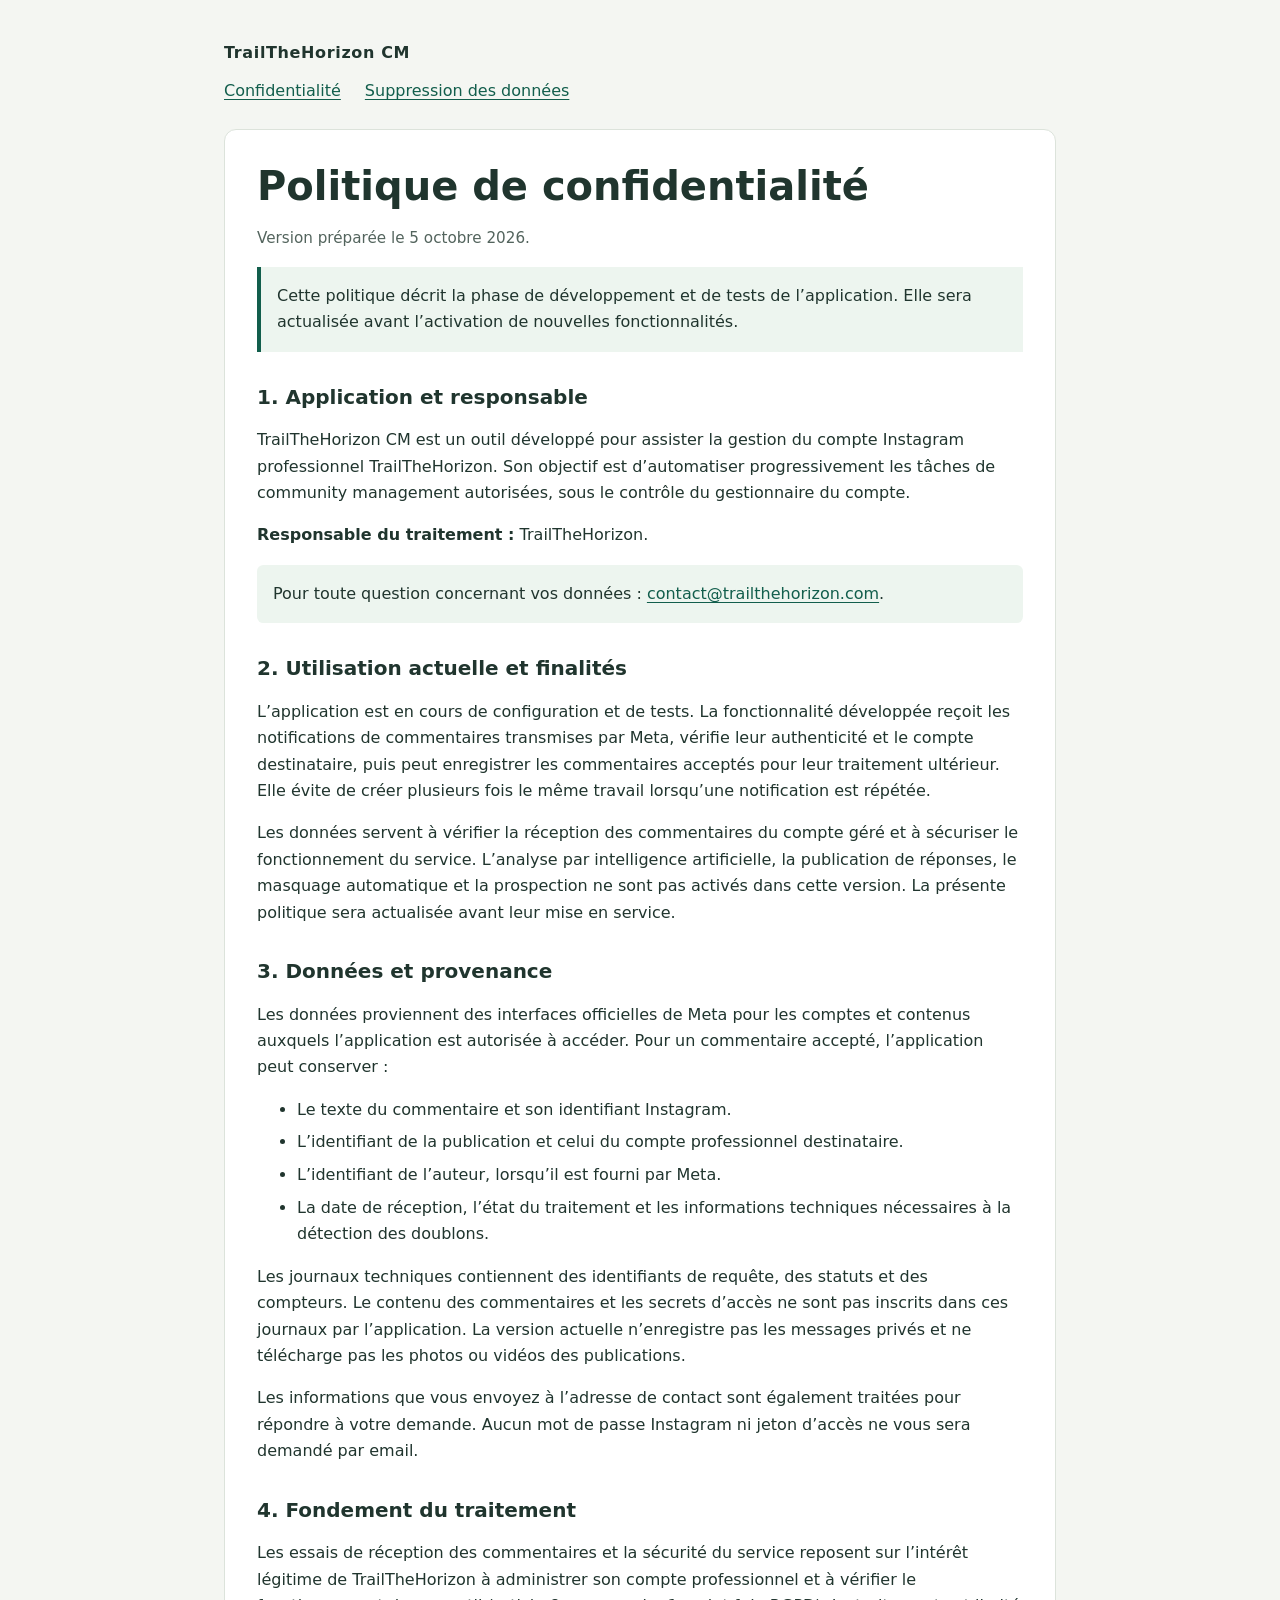
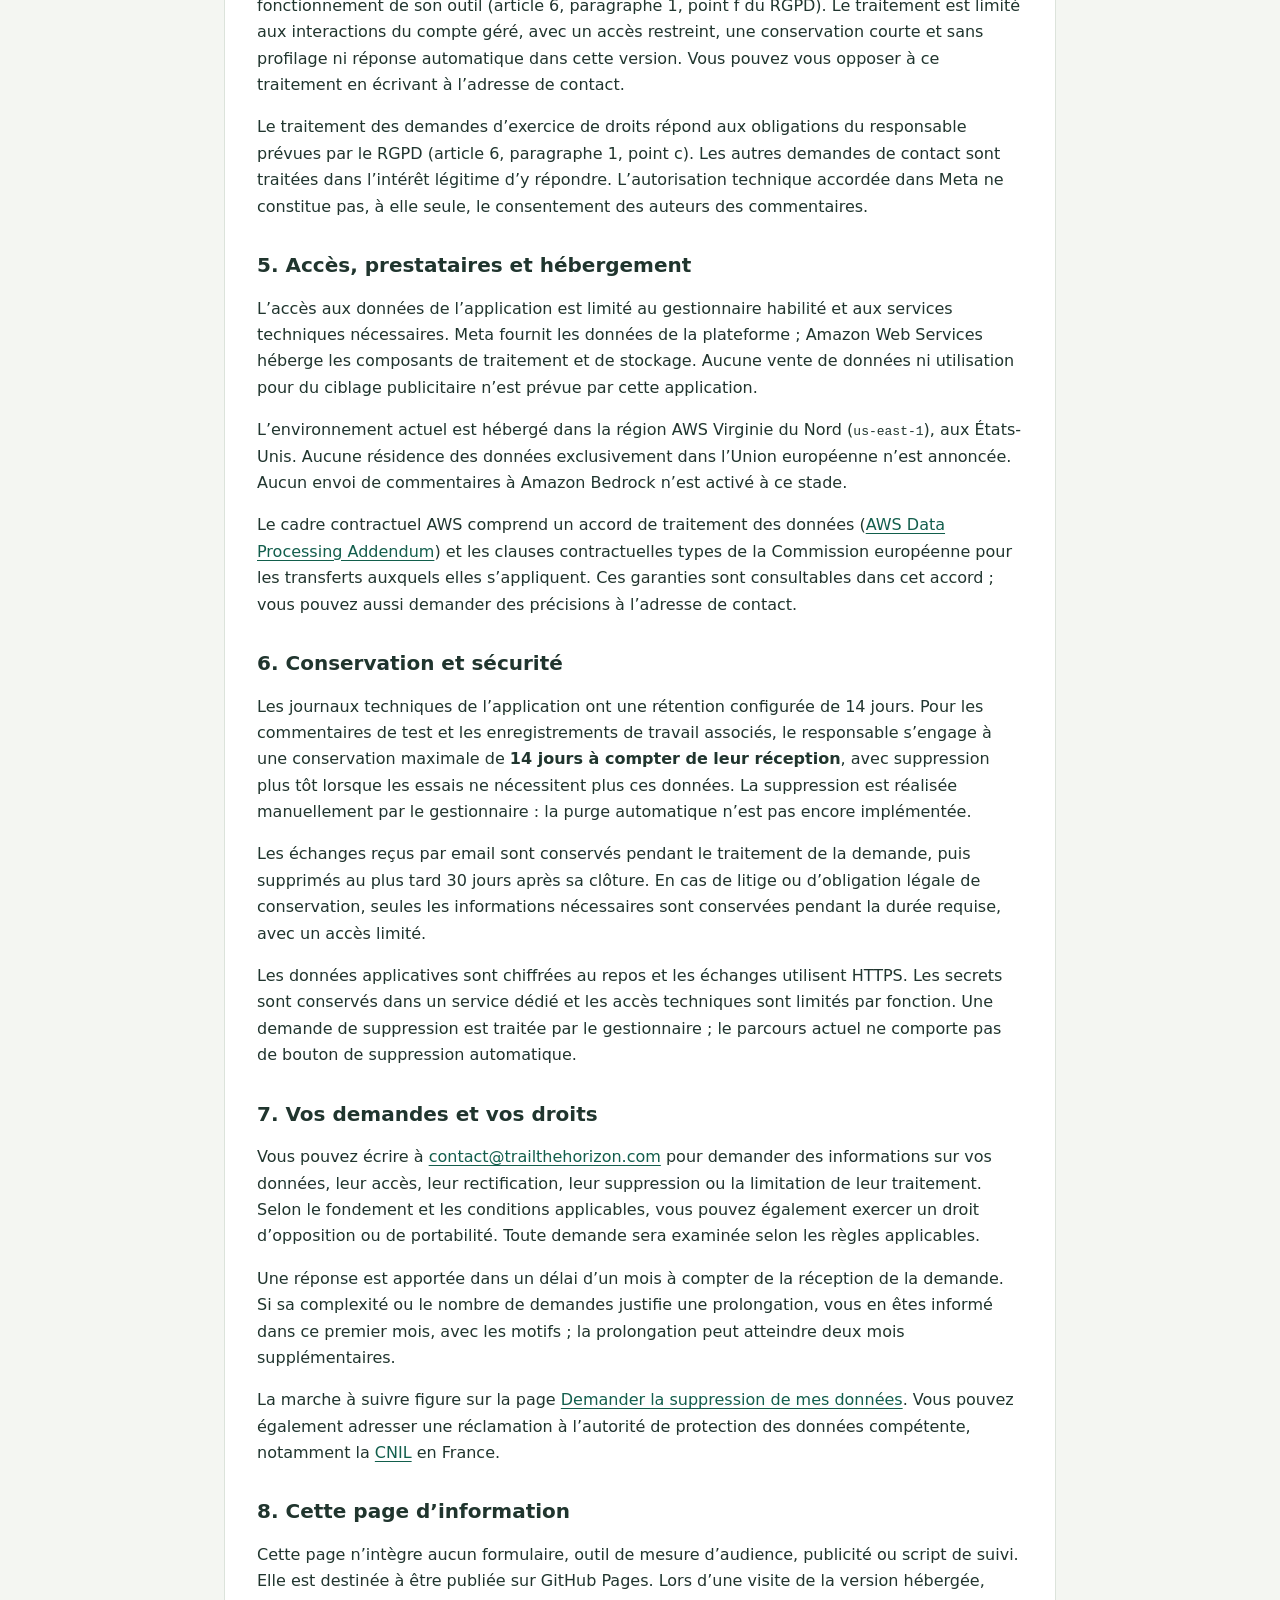
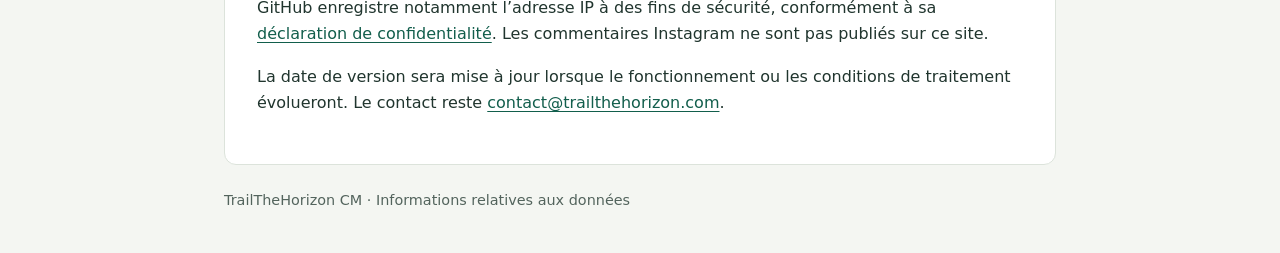
<file: index.html>
<!doctype html>
<html lang="fr">
<head>
  <meta charset="utf-8">
  <meta name="viewport" content="width=device-width, initial-scale=1">
  <meta name="description" content="Utilisation des données par TrailTheHorizon CM et contact confidentialité.">
  <meta name="referrer" content="no-referrer">
  <title>Confidentialité · TrailTheHorizon CM</title>
  <link rel="stylesheet" href="style.css">
</head>
<body>
  <header>
    <div class="brand">TrailTheHorizon CM</div>
    <nav aria-label="Informations sur les données">
      <a href="index.html" aria-current="page">Confidentialité</a>
      <a href="data-deletion.html">Suppression des données</a>
    </nav>
  </header>
  <main>
    <h1>Politique de confidentialité</h1>
    <p class="date">Version préparée le <time datetime="2026-10-05">5 octobre 2026</time>.</p>
    <p class="notice">Cette politique décrit la phase de développement et de tests de
      l’application. Elle sera actualisée avant l’activation de nouvelles fonctionnalités.</p>

    <h2>1. Application et responsable</h2>
    <p>TrailTheHorizon CM est un outil développé pour assister la gestion du compte Instagram
      professionnel TrailTheHorizon. Son objectif est d’automatiser progressivement les tâches
      de community management autorisées, sous le contrôle du gestionnaire du compte.</p>
    <p><strong>Responsable du traitement :</strong> TrailTheHorizon.</p>
    <p class="contact">Pour toute question concernant vos données :
      <a href="mailto:contact@trailthehorizon.com">contact@trailthehorizon.com</a>.</p>

    <h2>2. Utilisation actuelle et finalités</h2>
    <p>L’application est en cours de configuration et de tests. La fonctionnalité développée
      reçoit les notifications de commentaires transmises par Meta, vérifie leur authenticité
      et le compte destinataire, puis peut enregistrer les commentaires acceptés pour leur
      traitement ultérieur. Elle évite de créer plusieurs fois le même travail lorsqu’une
      notification est répétée.</p>
    <p>Les données servent à vérifier la réception des commentaires du compte géré et à
      sécuriser le fonctionnement du service. L’analyse par intelligence artificielle,
      la publication de réponses, le masquage automatique et la prospection ne sont pas activés
      dans cette version. La présente politique sera actualisée avant leur mise en service.</p>

    <h2>3. Données et provenance</h2>
    <p>Les données proviennent des interfaces officielles de Meta pour les comptes et contenus
      auxquels l’application est autorisée à accéder. Pour un commentaire accepté,
      l’application peut conserver :</p>
    <ul>
      <li>Le texte du commentaire et son identifiant Instagram.</li>
      <li>L’identifiant de la publication et celui du compte professionnel destinataire.</li>
      <li>L’identifiant de l’auteur, lorsqu’il est fourni par Meta.</li>
      <li>La date de réception, l’état du traitement et les informations techniques nécessaires
        à la détection des doublons.</li>
    </ul>
    <p>Les journaux techniques contiennent des identifiants de requête, des statuts et des
      compteurs. Le contenu des commentaires et les secrets d’accès ne sont pas inscrits
      dans ces journaux par l’application. La version actuelle n’enregistre pas les messages
      privés et ne télécharge pas les photos ou vidéos des publications.</p>
    <p>Les informations que vous envoyez à l’adresse de contact sont également traitées pour
      répondre à votre demande. Aucun mot de passe Instagram ni jeton d’accès ne vous sera
      demandé par email.</p>

    <h2>4. Fondement du traitement</h2>
    <p>Les essais de réception des commentaires et la sécurité du service reposent sur
      l’intérêt légitime de TrailTheHorizon à administrer son compte professionnel et à
      vérifier le fonctionnement de son outil (article 6, paragraphe 1, point f du RGPD).
      Le traitement est limité aux interactions du compte géré, avec un accès restreint,
      une conservation courte et sans profilage ni réponse automatique dans cette version.
      Vous pouvez vous opposer à ce traitement en écrivant à l’adresse de contact.</p>
    <p>Le traitement des demandes d’exercice de droits répond aux obligations du responsable
      prévues par le RGPD (article 6, paragraphe 1, point c). Les autres demandes de contact
      sont traitées dans l’intérêt légitime d’y répondre. L’autorisation technique accordée
      dans Meta ne constitue pas, à elle seule, le consentement des auteurs des commentaires.</p>

    <h2>5. Accès, prestataires et hébergement</h2>
    <p>L’accès aux données de l’application est limité au gestionnaire habilité et aux services
      techniques nécessaires. Meta fournit les données de la plateforme ; Amazon Web Services
      héberge les composants de traitement et de stockage. Aucune vente de données ni
      utilisation pour du ciblage publicitaire n’est prévue par cette application.</p>
    <p>L’environnement actuel est hébergé dans la région AWS Virginie du Nord
      (<code>us-east-1</code>), aux États-Unis. Aucune résidence des données exclusivement
      dans l’Union européenne n’est annoncée. Aucun envoi de commentaires à Amazon Bedrock
      n’est activé à ce stade.</p>
    <p>Le cadre contractuel AWS comprend un accord de traitement des données
      (<a href="https://d1.awsstatic.com/legal/aws-gdpr/AWS_GDPR_DPA.pdf">AWS Data Processing Addendum</a>)
      et les clauses contractuelles types de la Commission européenne pour les transferts
      auxquels elles s’appliquent. Ces garanties sont consultables dans cet accord ;
      vous pouvez aussi demander des précisions à l’adresse de contact.</p>

    <h2>6. Conservation et sécurité</h2>
    <p>Les journaux techniques de l’application ont une rétention configurée de 14 jours.
      Pour les commentaires de test et les enregistrements de travail associés, le responsable
      s’engage à une conservation maximale de <strong>14 jours à compter de leur réception</strong>,
      avec suppression plus tôt lorsque les essais ne nécessitent plus ces données.
      La suppression est réalisée manuellement par le gestionnaire : la purge automatique
      n’est pas encore implémentée.</p>
    <p>Les échanges reçus par email sont conservés pendant le traitement de la demande,
      puis supprimés au plus tard 30 jours après sa clôture. En cas de litige ou d’obligation
      légale de conservation, seules les informations nécessaires sont conservées pendant
      la durée requise, avec un accès limité.</p>
    <p>Les données applicatives sont chiffrées au repos et les échanges utilisent HTTPS.
      Les secrets sont conservés dans un service dédié et les accès techniques sont limités
      par fonction. Une demande de suppression est traitée par le gestionnaire ; le parcours
      actuel ne comporte pas de bouton de suppression automatique.</p>

    <h2>7. Vos demandes et vos droits</h2>
    <p>Vous pouvez écrire à <a href="mailto:contact@trailthehorizon.com">contact@trailthehorizon.com</a>
      pour demander des informations sur vos données, leur accès, leur rectification,
      leur suppression ou la limitation de leur traitement. Selon le fondement et les
      conditions applicables, vous pouvez également exercer un droit d’opposition ou
      de portabilité. Toute demande sera examinée selon les règles applicables.</p>
    <p>Une réponse est apportée dans un délai d’un mois à compter de la réception de la
      demande. Si sa complexité ou le nombre de demandes justifie une prolongation,
      vous en êtes informé dans ce premier mois, avec les motifs ; la prolongation peut
      atteindre deux mois supplémentaires.</p>
    <p>La marche à suivre figure sur la page
      <a href="data-deletion.html">Demander la suppression de mes données</a>.
      Vous pouvez également adresser une réclamation à l’autorité de protection des données
      compétente, notamment la <a href="https://www.cnil.fr/fr/plaintes">CNIL</a> en France.</p>

    <h2>8. Cette page d’information</h2>
    <p>Cette page n’intègre aucun formulaire, outil de mesure d’audience, publicité ou script
      de suivi. Elle est destinée à être publiée sur GitHub Pages. Lors d’une visite de la
      version hébergée, GitHub enregistre notamment l’adresse IP à des fins de sécurité,
      conformément à sa
      <a href="https://docs.github.com/en/site-policy/privacy-policies/github-general-privacy-statement">déclaration de confidentialité</a>.
      Les commentaires Instagram ne sont pas publiés sur ce site.</p>
    <p>La date de version sera mise à jour lorsque le fonctionnement ou les conditions de
      traitement évolueront. Le contact reste
      <a href="mailto:contact@trailthehorizon.com">contact@trailthehorizon.com</a>.</p>
  </main>
  <footer>TrailTheHorizon CM · Informations relatives aux données</footer>
</body>
</html>
</file>
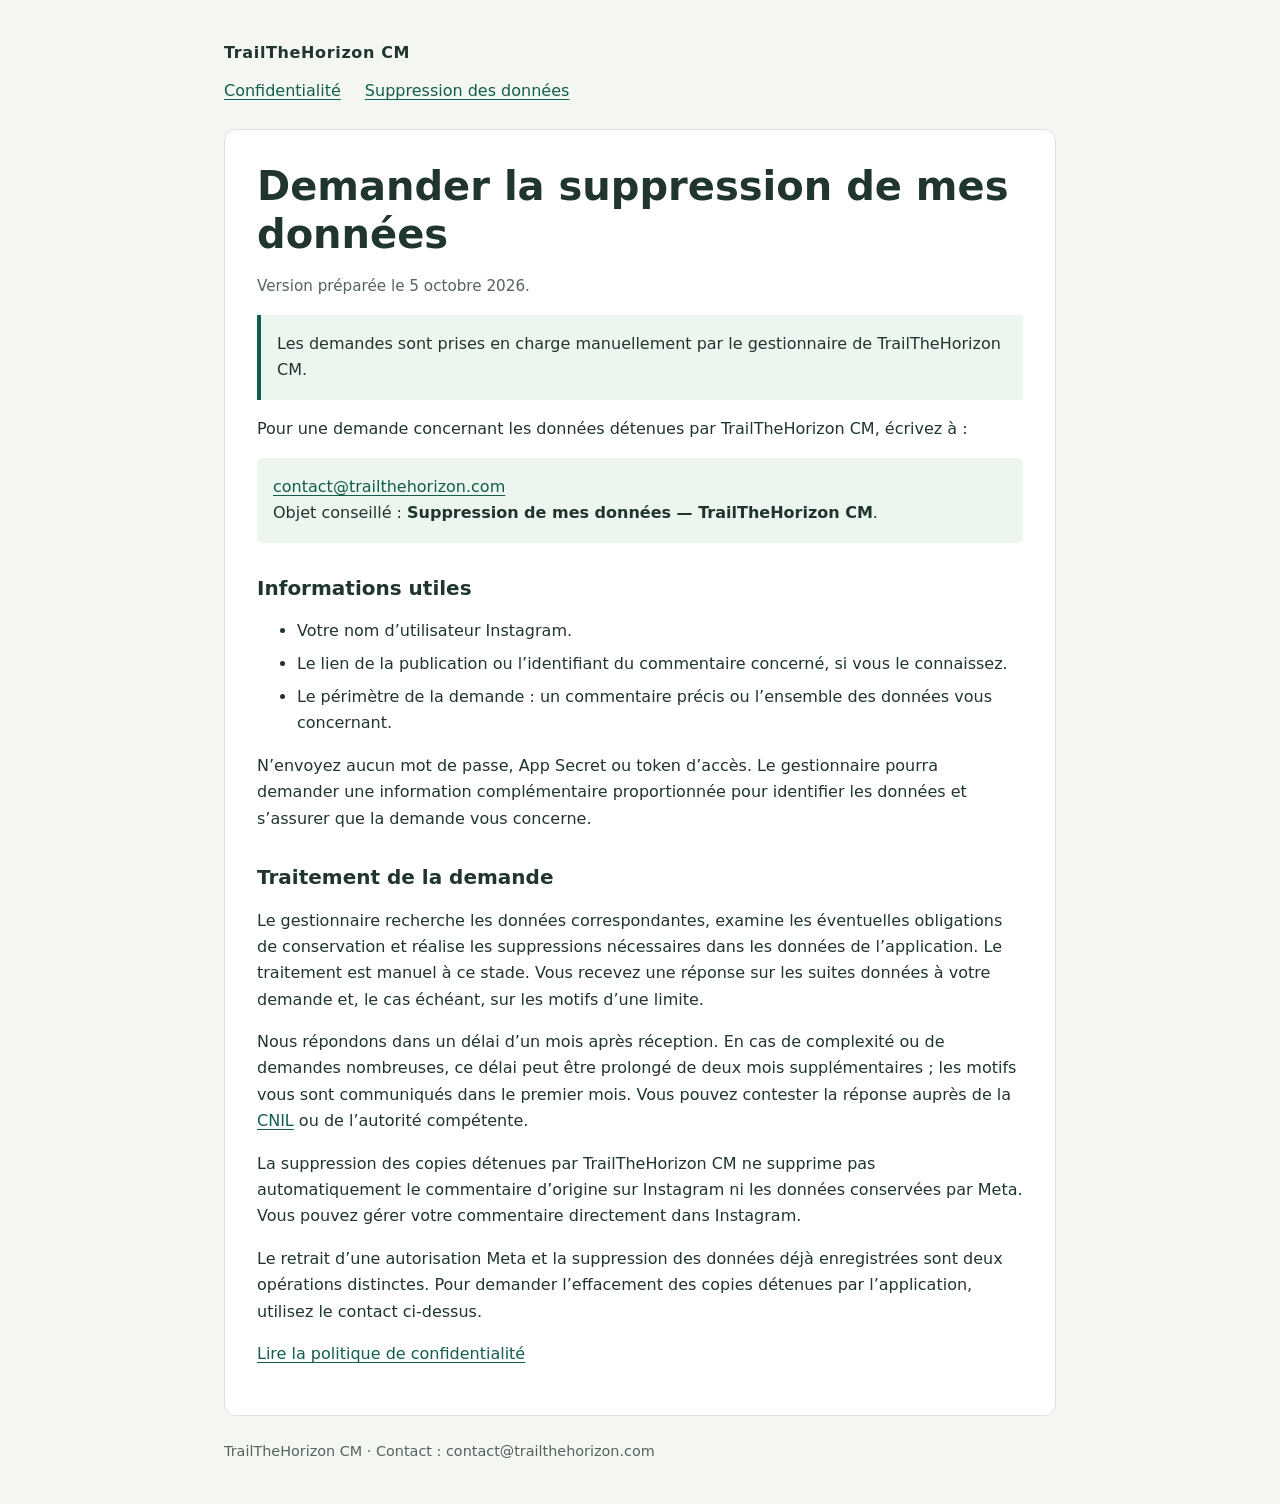
<file: data-deletion.html>
<!doctype html>
<html lang="fr">
<head>
  <meta charset="utf-8">
  <meta name="viewport" content="width=device-width, initial-scale=1">
  <meta name="description" content="Demander la suppression des données traitées par TrailTheHorizon CM.">
  <meta name="referrer" content="no-referrer">
  <title>Suppression des données · TrailTheHorizon CM</title>
  <link rel="stylesheet" href="style.css">
</head>
<body>
  <header>
    <div class="brand">TrailTheHorizon CM</div>
    <nav aria-label="Informations sur les données">
      <a href="index.html">Confidentialité</a>
      <a href="data-deletion.html" aria-current="page">Suppression des données</a>
    </nav>
  </header>
  <main>
    <h1>Demander la suppression de mes données</h1>
    <p class="date">Version préparée le <time datetime="2026-10-05">5 octobre 2026</time>.</p>
    <p class="notice">Les demandes sont prises en charge manuellement par le gestionnaire
      de TrailTheHorizon CM.</p>
    <p>Pour une demande concernant les données détenues par TrailTheHorizon CM, écrivez à :</p>
    <p class="contact"><a href="mailto:contact@trailthehorizon.com?subject=Suppression%20de%20mes%20donn%C3%A9es%20-%20TrailTheHorizon%20CM">contact@trailthehorizon.com</a><br>
      Objet conseillé : <strong>Suppression de mes données — TrailTheHorizon CM</strong>.</p>
    <h2>Informations utiles</h2>
    <ul>
      <li>Votre nom d’utilisateur Instagram.</li>
      <li>Le lien de la publication ou l’identifiant du commentaire concerné, si vous le connaissez.</li>
      <li>Le périmètre de la demande : un commentaire précis ou l’ensemble des données vous concernant.</li>
    </ul>
    <p>N’envoyez aucun mot de passe, App Secret ou token d’accès. Le gestionnaire pourra
      demander une information complémentaire proportionnée pour identifier les données
      et s’assurer que la demande vous concerne.</p>
    <h2>Traitement de la demande</h2>
    <p>Le gestionnaire recherche les données correspondantes, examine les éventuelles
      obligations de conservation et réalise les suppressions nécessaires dans les données
      de l’application. Le traitement est manuel à ce stade. Vous recevez une réponse sur
      les suites données à votre demande et, le cas échéant, sur les motifs d’une limite.</p>
    <p>Nous répondons dans un délai d’un mois après réception. En cas de complexité ou
      de demandes nombreuses, ce délai peut être prolongé de deux mois supplémentaires ;
      les motifs vous sont communiqués dans le premier mois. Vous pouvez contester la réponse
      auprès de la <a href="https://www.cnil.fr/fr/plaintes">CNIL</a> ou de l’autorité compétente.</p>
    <p>La suppression des copies détenues par TrailTheHorizon CM ne supprime pas automatiquement
      le commentaire d’origine sur Instagram ni les données conservées par Meta.
      Vous pouvez gérer votre commentaire directement dans Instagram.</p>
    <p>Le retrait d’une autorisation Meta et la suppression des données déjà enregistrées
      sont deux opérations distinctes. Pour demander l’effacement des copies détenues par
      l’application, utilisez le contact ci-dessus.</p>
    <p><a href="index.html">Lire la politique de confidentialité</a></p>
  </main>
  <footer>TrailTheHorizon CM · Contact : contact@trailthehorizon.com</footer>
</body>
</html>
</file>
<file: style.css>
:root {
  color-scheme: light;
  font-family: system-ui, -apple-system, BlinkMacSystemFont, "Segoe UI", sans-serif;
  color: #20352e;
  background: #f4f6f2;
  line-height: 1.65;
}
* { box-sizing: border-box; }
body { margin: 0; }
header, main, footer { max-width: 52rem; width: calc(100% - 2.5rem); margin-inline: auto; }
header { padding-block: 2.5rem 1.5rem; }
.brand { font-size: 1rem; font-weight: 700; letter-spacing: .04em; }
nav { display: flex; flex-wrap: wrap; gap: .5rem 1.5rem; margin-top: .75rem; }
a { color: #125e4c; text-underline-offset: .2em; overflow-wrap: anywhere; }
a:hover { color: #092f26; }
a:focus-visible { outline: 3px solid #a45c13; outline-offset: 4px; }
main { background: white; border: 1px solid #dce3db; border-radius: .75rem; padding: 2rem; }
h1 { font-size: clamp(1.8rem, 5vw, 2.5rem); line-height: 1.2; margin: 0 0 1rem; }
h2 { font-size: 1.25rem; line-height: 1.35; margin-top: 2rem; }
p, li { overflow-wrap: anywhere; }
li + li { margin-top: .4rem; }
.date { color: #53645d; font-size: .95rem; }
.notice { background: #edf5ef; border-left: 4px solid #125e4c; padding: 1rem; }
.contact { background: #edf5ef; padding: 1rem; border-radius: .4rem; }
footer { padding-block: 1.5rem 2.5rem; font-size: .9rem; color: #53645d; }
@media (max-width: 480px) { main { padding: 1.25rem; } }
@media print {
  :root, main { background: white; color: black; }
  main { border: 0; padding: 0; }
  nav { display: none; }
}
</file>
